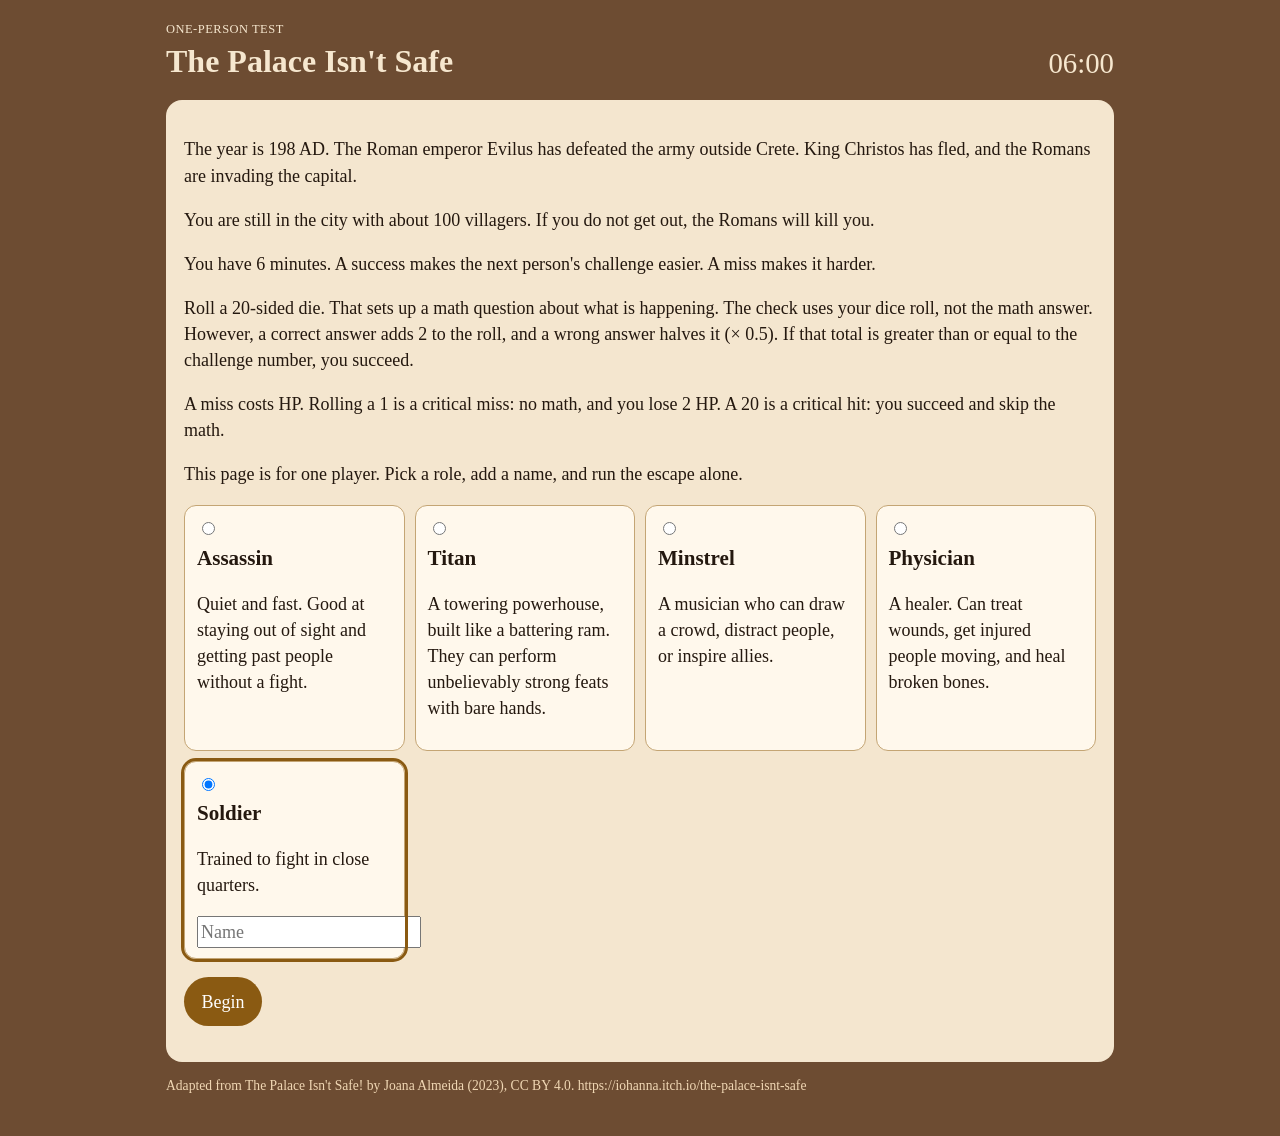
<file: test.html>
<!DOCTYPE html>
<html lang="en">
<head>
  <meta charset="utf-8">
  <meta name="viewport" content="width=device-width, initial-scale=1">
  <title>Test portal — The Palace Isn't Safe</title>
  <link rel="stylesheet" href="styles.css">
</head>
<body data-portal="test">
  <div id="app"></div>
  <script type="module" src="game.js"></script>
</body>
</html>
</file>
<file: styles.css>
:root {
  --ink: #24180f;
  --paper: #f4e6cf;
  --panel: #fff8ec;
  --line: #c4a574;
  --good: #1f6b45;
  --miss: #8d2f22;
  --gold: #8a5a12;
}

* { box-sizing: border-box; }
body {
  margin: 0;
  font: 18px/1.45 Georgia, "Times New Roman", serif;
  color: var(--ink);
  background: #6d4c32;
}
button, input { font: inherit; }
button { cursor: pointer; }
#app { max-width: 980px; margin: 0 auto; padding: 20px 16px 40px; }
.top { display: flex; justify-content: space-between; gap: 16px; align-items: end; color: #f6e7cf; }
.top h1 { margin: 0; font-size: 2rem; }
.eyebrow, .kicker, .credit { margin: 0; }
.eyebrow { letter-spacing: 0.04em; text-transform: uppercase; font-size: 0.78rem; }
.clock-slot { display: flex; flex-direction: column; align-items: flex-end; gap: 6px; }
.clock { font-variant-numeric: tabular-nums; font-size: 1.8rem; }
.clock.low { color: #ffd0c2; }
.menu-btn {
  background: transparent;
  color: #f6e7cf;
  border: 1px solid #f0d7b4;
  border-radius: 999px;
  padding: 0.35rem 0.75rem;
  font-size: 0.85rem;
}
.stage {
  margin-top: 16px;
  background: var(--paper);
  border-radius: 16px;
  padding: 18px;
}
.roles, .party, .stats { display: grid; gap: 10px; }
.roles, .party { grid-template-columns: repeat(auto-fit, minmax(180px, 1fr)); }
.role, .hero, .stat {
  background: var(--panel);
  border: 1px solid var(--line);
  border-radius: 12px;
  padding: 10px 12px;
}
.role.selected { outline: 3px solid var(--gold); }
button.role { width: 100%; text-align: left; color: inherit; }
button.role:disabled { opacity: 0.55; cursor: default; }
.role h3, .hero strong { margin: 0; }
.code-banner { margin: 8px 0; font-size: 2.4rem; letter-spacing: 0.18em; }
.code-board { display: grid; grid-template-columns: repeat(auto-fill, minmax(132px, 1fr)); gap: 10px; margin: 12px 0; }
button.code-card {
  background: var(--panel);
  border: 1px solid var(--line);
  border-radius: 12px;
  padding: 12px;
  color: inherit;
  text-align: left;
}
button.code-card strong { display: block; font-size: 1.25rem; letter-spacing: 0.12em; }
button.code-card span { display: block; }
button.code-card:disabled { opacity: 0.55; cursor: default; }
.mini { display: block; color: #6b5340; font-size: 0.9rem; }
.mini.hurt, .banner.miss { color: var(--miss); }
.hero.hurt { border-color: var(--miss); }
.hero.active { outline: 2px solid var(--gold); }
.primary, .ghost {
  border-radius: 999px;
  padding: 0.7rem 1.1rem;
  border: 0;
}
.primary { background: var(--gold); color: white; }
.ghost, a.ghost {
  background: transparent;
  border: 1px solid var(--gold);
  color: var(--gold);
  text-decoration: none;
}
a.ghost { display: inline-block; }
.actions, .answer-row { display: flex; flex-wrap: wrap; gap: 8px; align-items: center; }
.answer-row input { flex: 1; min-width: 8rem; font-size: 1.3rem; padding: 0.4rem 0.6rem; }
.die-face {
  display: block;
  height: 160px;
  width: auto;
  margin: 8px auto;
}
.roll-row { display: flex; align-items: center; gap: 14px; }
.roll-die {
  width: 96px;
  height: 96px;
  object-fit: contain;
  object-position: center;
  background: transparent;
}
.banner { padding: 8px 10px; border-radius: 8px; background: #f3d7cf; }
.banner.good { background: #d9efe3; color: var(--good); }
.score { display: grid; gap: 4px; margin: 10px 0; }
.statline, .stat { display: flex; justify-content: space-between; gap: 8px; }
.error { color: var(--miss); min-height: 1.2em; }
.credit { margin-top: 14px; color: #f0d7b4; font-size: 0.85rem; }
.map { list-style: none; padding: 0; }
.map li { display: flex; justify-content: space-between; gap: 8px; padding: 6px 0; border-bottom: 1px solid var(--line); }
.did-win strong { color: var(--good); }
.did-miss strong { color: var(--miss); }
.sr { position: absolute; width: 1px; height: 1px; overflow: hidden; clip: rect(0 0 0 0); }
.obituary .kicker { color: var(--miss); }
.admin-body { background: #5d3f29; }
#admin { max-width: 1180px; margin: 0 auto; padding: 20px 16px 48px; color: #f6e7cf; }
.admin-top { display: flex; justify-content: space-between; gap: 16px; align-items: end; margin-bottom: 16px; }
.admin-top h1 { margin: 0.15rem 0; font-size: 2rem; }
.admin-top-meta { text-align: right; }
.admin-updated { margin: 0 0 8px; font-size: 0.92rem; color: #f0d7b4; }
.admin-totals {
  display: grid;
  grid-template-columns: repeat(auto-fit, minmax(160px, 1fr));
  gap: 10px;
  margin-bottom: 16px;
}
.admin-stat {
  background: #fff8ec;
  color: var(--ink);
  border: 1px solid var(--line);
  border-radius: 12px;
  padding: 12px 14px;
}
.admin-stat span { display: block; color: #6b5340; font-size: 0.9rem; }
.admin-stat strong { font-size: 1.7rem; }
.admin-panel {
  background: var(--paper);
  color: var(--ink);
  border-radius: 16px;
  padding: 16px;
  margin-bottom: 16px;
}
.admin-panel-head {
  display: flex;
  justify-content: space-between;
  gap: 12px;
  align-items: center;
  flex-wrap: wrap;
  margin-bottom: 10px;
}
.admin-panel-head h2 { margin: 0; }
.admin-filters { display: flex; flex-wrap: wrap; gap: 8px; }
.admin-table-wrap { overflow-x: auto; }
.admin-table {
  width: 100%;
  border-collapse: collapse;
  font-size: 0.95rem;
}
.admin-table th,
.admin-table td {
  text-align: left;
  padding: 0.55rem 0.45rem;
  border-bottom: 1px solid var(--line);
  vertical-align: top;
}
.admin-table th { color: #6b5340; font-weight: 700; white-space: nowrap; }
.admin-table tr.is-empty td { opacity: 0.55; }
.admin-code { font-family: ui-monospace, Consolas, monospace; letter-spacing: 0.08em; font-weight: 700; }
.admin-members { color: #6b5340; font-size: 0.86rem; margin-top: 0.2rem; }
.admin-pill {
  display: inline-block;
  margin-left: 0.4rem;
  padding: 0.05rem 0.45rem;
  border-radius: 999px;
  border: 1px solid var(--line);
  font-size: 0.75rem;
  color: var(--gold);
}
.admin-phase {
  display: inline-block;
  padding: 0.1rem 0.55rem;
  border-radius: 999px;
  background: #efe2cd;
  text-transform: uppercase;
  font-size: 0.78rem;
  letter-spacing: 0.04em;
}
.admin-phase.is-play { background: #d9efe3; color: var(--good); }
.admin-phase.is-summary { background: #f3d7cf; color: var(--miss); }
.admin-phase.is-lobby { background: #efe2cd; color: #6b5340; }
.admin-table .bad { color: var(--miss); font-weight: 700; }
.admin-table .warn { color: #9a4f12; font-weight: 700; }
.admin-table .ok { color: var(--good); font-weight: 700; }
.admin-table .live { color: #1d5f8a; font-weight: 700; }
.admin-table .muted,
.admin-members.muted { color: #8a7460; }
.admin-empty { margin: 8px 0; color: #6b5340; }
.admin-mvp .mvp-lead td { background: #f7ebd3; }
.admin-mvp .mvp-lead strong { color: var(--gold); }
.obituary-story {
  max-width: 42rem;
  margin: 0 auto 12px;
  text-align: center;
  font-size: 1.08rem;
}
.grave {
  position: relative;
  width: min(100%, 680px);
  aspect-ratio: 4 / 5;
  margin: 10px auto 16px;
  border-radius: 12px;
  overflow: hidden;
  box-shadow: 0 10px 28px rgba(36, 24, 15, 0.28);
}
.grave-photo {
  display: block;
  width: 100%;
  height: 100%;
  object-fit: cover;
  object-position: center 28%;
}
.grave-face {
  position: absolute;
  left: 50%;
  top: 11%;
  bottom: 22%;
  width: 58%;
  transform: translateX(-50%);
  display: flex;
  flex-direction: column;
  align-items: center;
  justify-content: center;
  gap: 0.28em;
  text-align: center;
  padding: 0 2%;
  box-sizing: border-box;
  container-type: inline-size;
  color: #fffdf6;
  font-family: "Palatino Linotype", Palatino, "Book Antiqua", Georgia, serif;
  -webkit-text-stroke: 0.85px rgba(8, 8, 8, 0.7);
  text-shadow:
    0 0 3px rgba(0, 0, 0, 0.98),
    0 2px 3px rgba(0, 0, 0, 0.95),
    0 0 10px rgba(0, 0, 0, 0.85),
    1px 1px 0 rgba(0, 0, 0, 0.8),
    -1px -1px 0 rgba(0, 0, 0, 0.55);
}
.grave-here,
.grave-class,
.grave-epitaph,
.grave-place,
.grave-rule {
  margin: 0;
  line-height: 1.15;
  width: 100%;
  text-align: center;
}
.grave-here {
  font-size: clamp(1.25rem, 3.8vw, 1.7rem);
  letter-spacing: 0.24em;
  font-weight: 700;
}
.grave-name {
  margin: 0;
  font-size: clamp(1.6rem, 22cqi, 3.2rem);
  line-height: 1.02;
  letter-spacing: 0.06em;
  font-weight: 700;
  text-transform: uppercase;
  max-width: 100%;
  white-space: nowrap;
  overflow: hidden;
  text-overflow: ellipsis;
}
.grave-name-md {
  font-size: clamp(1.3rem, 16cqi, 2.35rem);
  letter-spacing: 0.03em;
}
.grave-name-sm {
  font-size: clamp(1.05rem, 12cqi, 1.75rem);
  letter-spacing: 0.02em;
}
.grave-class {
  font-size: clamp(1.5rem, 4.6vw, 2.15rem);
  font-weight: 700;
  letter-spacing: 0.03em;
}
.grave-rule {
  font-size: clamp(1.2rem, 3.5vw, 1.6rem);
  line-height: 1;
  opacity: 0.95;
  margin: 0.25em 0;
}
.grave-epitaph {
  font-size: clamp(1.05rem, 3.2vw, 1.45rem);
  font-weight: 700;
  max-width: 100%;
  white-space: nowrap;
  overflow: hidden;
  text-overflow: ellipsis;
}
.grave-place {
  margin-top: 0.45em;
  font-size: clamp(1.25rem, 3.8vw, 1.7rem);
  font-weight: 700;
  letter-spacing: 0.03em;
  font-style: italic;
}
@media (max-width: 520px) {
  .grave-face {
    width: 66%;
    top: 10%;
    bottom: 20%;
  }
}
</file>
